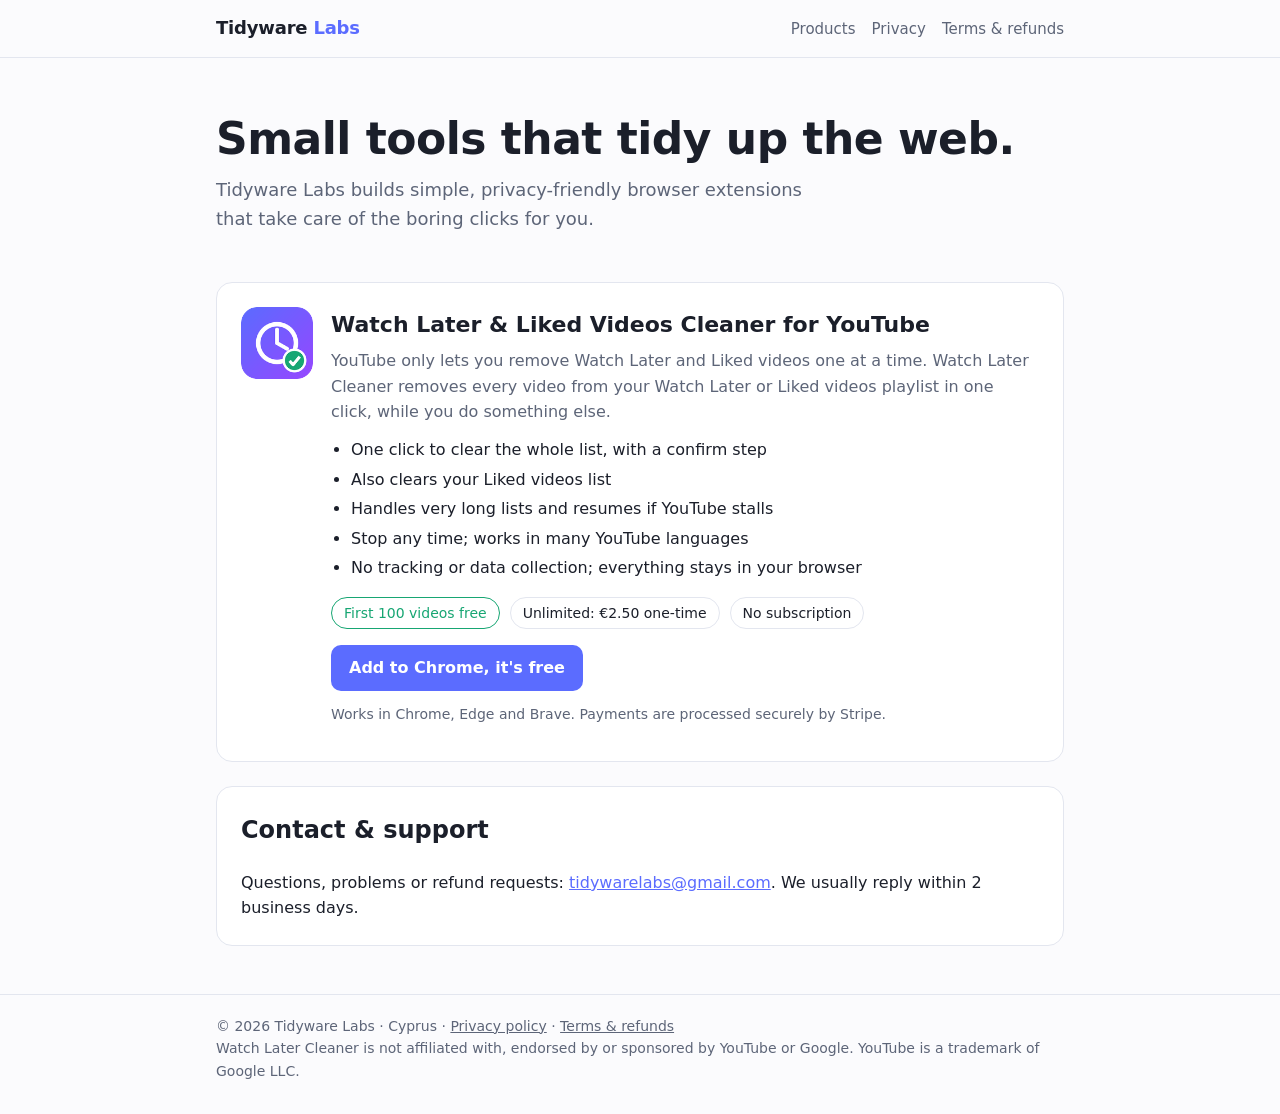
<file: index.html>
<!doctype html>
<html lang="en">
<head>
  <meta charset="utf-8">
  <meta name="viewport" content="width=device-width, initial-scale=1">
  <title>Watch Later &amp; Liked Videos Cleaner for YouTube – Tidyware Labs</title>
  <meta name="description" content="Tidyware Labs makes small, privacy-friendly browser extensions. Our first tool, Watch Later &amp; Liked Videos Cleaner for YouTube, clears your YouTube Watch Later and Liked videos lists in one click.">
  <link rel="icon" href="watch-later-cleaner.png">
  <link rel="stylesheet" href="style.css">
</head>
<body>
  <header class="top">
    <div class="wrap">
      <a class="brand" href="index.html">Tidyware <span>Labs</span></a>
      <nav><a href="index.html">Products</a><a href="privacy.html">Privacy</a><a href="terms.html">Terms &amp; refunds</a></nav>
    </div>
  </header>

  <main class="wrap">
    <section class="hero">
      <h1>Small tools that tidy up the web.</h1>
      <p>Tidyware Labs builds simple, privacy-friendly browser extensions that take care of the boring clicks for you.</p>
    </section>

    <section class="card product" id="watch-later-cleaner">
      <img src="watch-later-cleaner.png" alt="Watch Later &amp; Liked Videos Cleaner for YouTube icon">
      <div>
        <h2>Watch Later &amp; Liked Videos Cleaner for YouTube</h2>
        <p>YouTube only lets you remove Watch Later and Liked videos one at a time. Watch Later Cleaner removes every video
           from your Watch Later or Liked videos playlist in one click, while you do something else.</p>
        <ul class="features">
          <li>One click to clear the whole list, with a confirm step</li>
          <li>Also clears your Liked videos list</li>
          <li>Handles very long lists and resumes if YouTube stalls</li>
          <li>Stop any time; works in many YouTube languages</li>
          <li>No tracking or data collection; everything stays in your browser</li>
        </ul>
        <div class="price">
          <span class="pill ok">First 100 videos free</span>
          <span class="pill">Unlimited: €2.50 one-time</span>
          <span class="pill">No subscription</span>
        </div>
        <a class="btn" href="https://chromewebstore.google.com/detail/watch-later-cleaner/fbnjdfdbkienephajelfaaojlbogblaa" target="_blank" rel="noopener">Add to Chrome, it's free</a>
        <p class="muted" style="margin-top:12px">Works in Chrome, Edge and Brave. Payments are processed securely by Stripe.</p>
      </div>
    </section>

    <section class="card">
      <h2 style="margin-top:0">Contact &amp; support</h2>
      <p style="margin:0">Questions, problems or refund requests: <a href="mailto:tidywarelabs@gmail.com">tidywarelabs@gmail.com</a>.
         We usually reply within 2 business days.</p>
    </section>
  </main>

  <footer>
    <div class="wrap">
      © 2026 Tidyware Labs · Cyprus ·
      <a href="privacy.html">Privacy policy</a> · <a href="terms.html">Terms &amp; refunds</a><br>
      Watch Later Cleaner is not affiliated with, endorsed by or sponsored by YouTube or Google. YouTube is a trademark of Google LLC.
    </div>
  </footer>
</body>
</html>
</file>
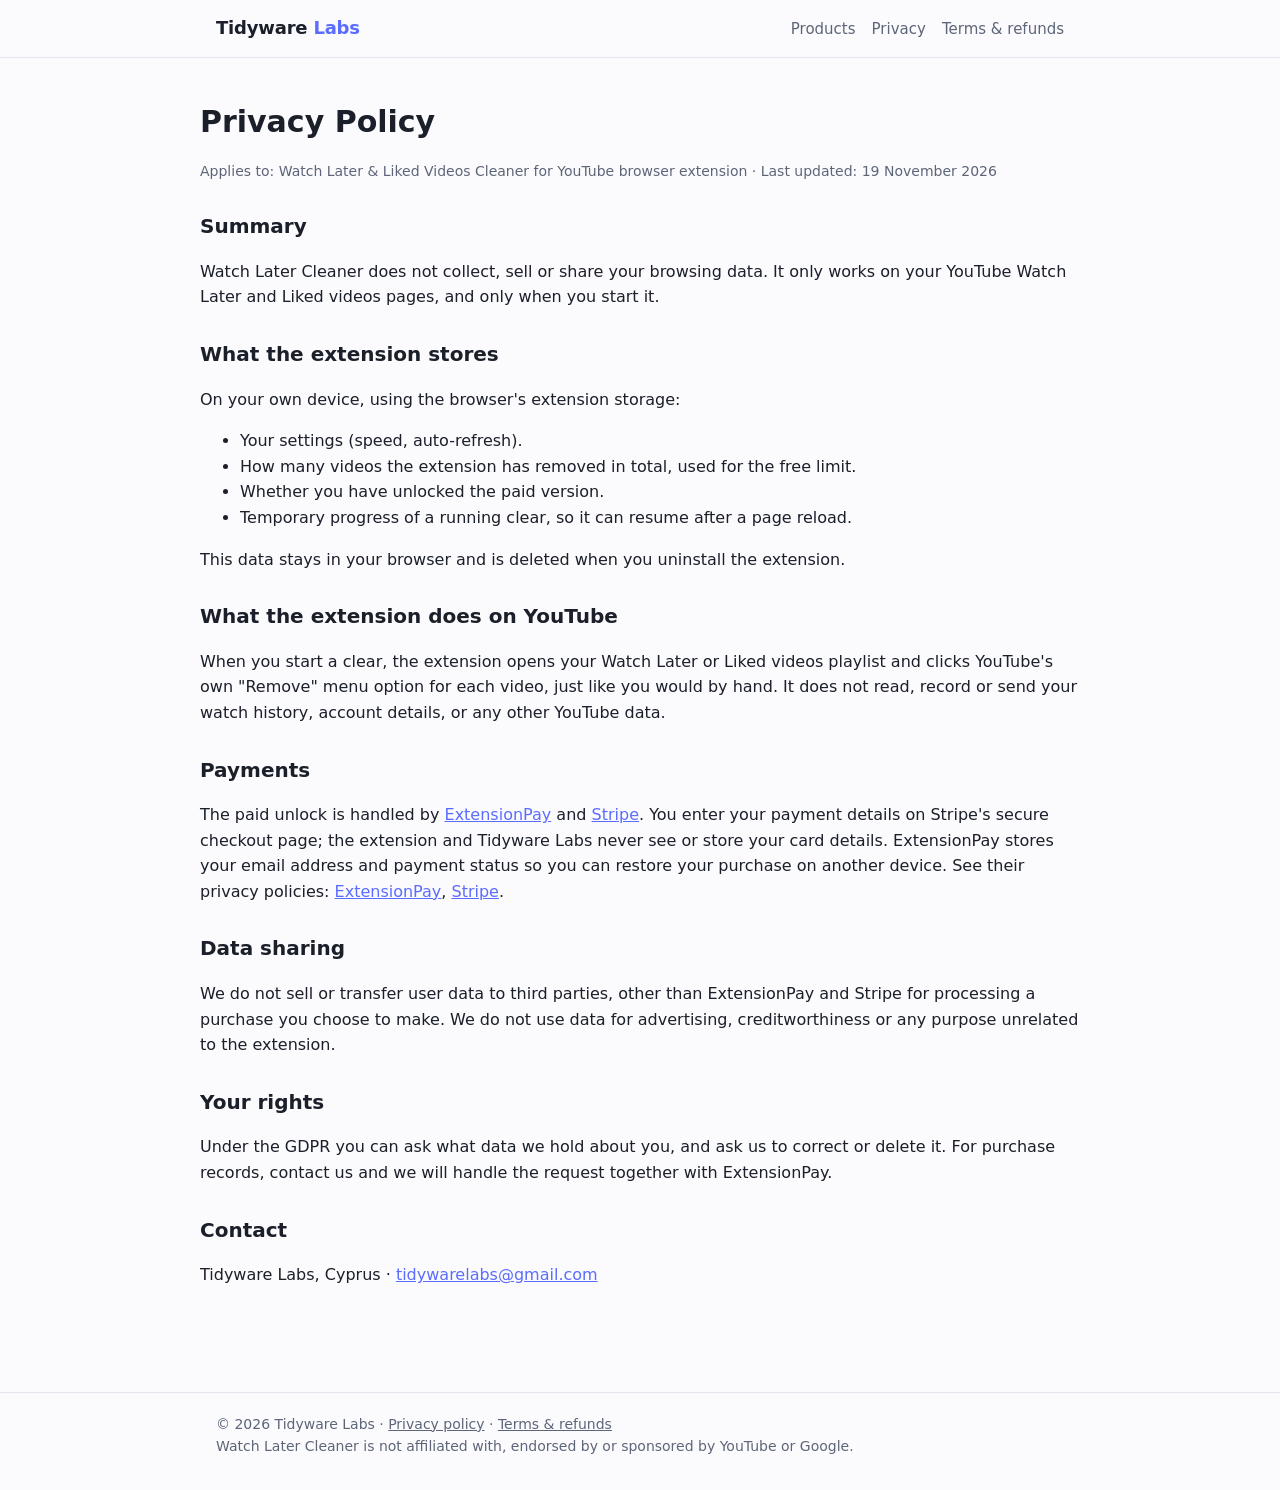
<file: privacy.html>
<!doctype html>
<html lang="en">
<head>
  <meta charset="utf-8">
  <meta name="viewport" content="width=device-width, initial-scale=1">
  <title>Privacy Policy – Tidyware Labs</title>
  <link rel="icon" href="watch-later-cleaner.png">
  <link rel="stylesheet" href="style.css">
</head>
<body>
  <header class="top">
    <div class="wrap">
      <a class="brand" href="index.html">Tidyware <span>Labs</span></a>
      <nav><a href="index.html">Products</a><a href="privacy.html">Privacy</a><a href="terms.html">Terms &amp; refunds</a></nav>
    </div>
  </header>

  <main class="wrap doc">
    <h1>Privacy Policy</h1>
    <p class="muted">Applies to: Watch Later &amp; Liked Videos Cleaner for YouTube browser extension · Last updated: 19 November 2026</p>

    <h2>Summary</h2>
    <p>Watch Later Cleaner does not collect, sell or share your browsing data. It only works on your YouTube Watch Later
       and Liked videos pages, and only when you start it.</p>

    <h2>What the extension stores</h2>
    <p>On your own device, using the browser's extension storage:</p>
    <ul>
      <li>Your settings (speed, auto-refresh).</li>
      <li>How many videos the extension has removed in total, used for the free limit.</li>
      <li>Whether you have unlocked the paid version.</li>
      <li>Temporary progress of a running clear, so it can resume after a page reload.</li>
    </ul>
    <p>This data stays in your browser and is deleted when you uninstall the extension.</p>

    <h2>What the extension does on YouTube</h2>
    <p>When you start a clear, the extension opens your Watch Later or Liked videos playlist and clicks YouTube's own
       "Remove" menu option for each video, just like you would by hand. It does not read, record or
       send your watch history, account details, or any other YouTube data.</p>

    <h2>Payments</h2>
    <p>The paid unlock is handled by <a href="https://extensionpay.com">ExtensionPay</a> and
       <a href="https://stripe.com">Stripe</a>. You enter your payment details on Stripe's secure checkout page; the
       extension and Tidyware Labs never see or store your card details. ExtensionPay stores your email address and
       payment status so you can restore your purchase on another device. See their privacy policies:
       <a href="https://extensionpay.com/privacy">ExtensionPay</a>, <a href="https://stripe.com/privacy">Stripe</a>.</p>

    <h2>Data sharing</h2>
    <p>We do not sell or transfer user data to third parties, other than ExtensionPay and Stripe for processing a
       purchase you choose to make. We do not use data for advertising, creditworthiness or any purpose unrelated to the
       extension.</p>

    <h2>Your rights</h2>
    <p>Under the GDPR you can ask what data we hold about you, and ask us to correct or delete it. For purchase records,
       contact us and we will handle the request together with ExtensionPay.</p>

    <h2>Contact</h2>
    <p>Tidyware Labs, Cyprus · <a href="mailto:tidywarelabs@gmail.com">tidywarelabs@gmail.com</a></p>
  </main>

  <footer>
    <div class="wrap">
      © 2026 Tidyware Labs · <a href="privacy.html">Privacy policy</a> · <a href="terms.html">Terms &amp; refunds</a><br>
      Watch Later Cleaner is not affiliated with, endorsed by or sponsored by YouTube or Google.
    </div>
  </footer>
</body>
</html>
</file>
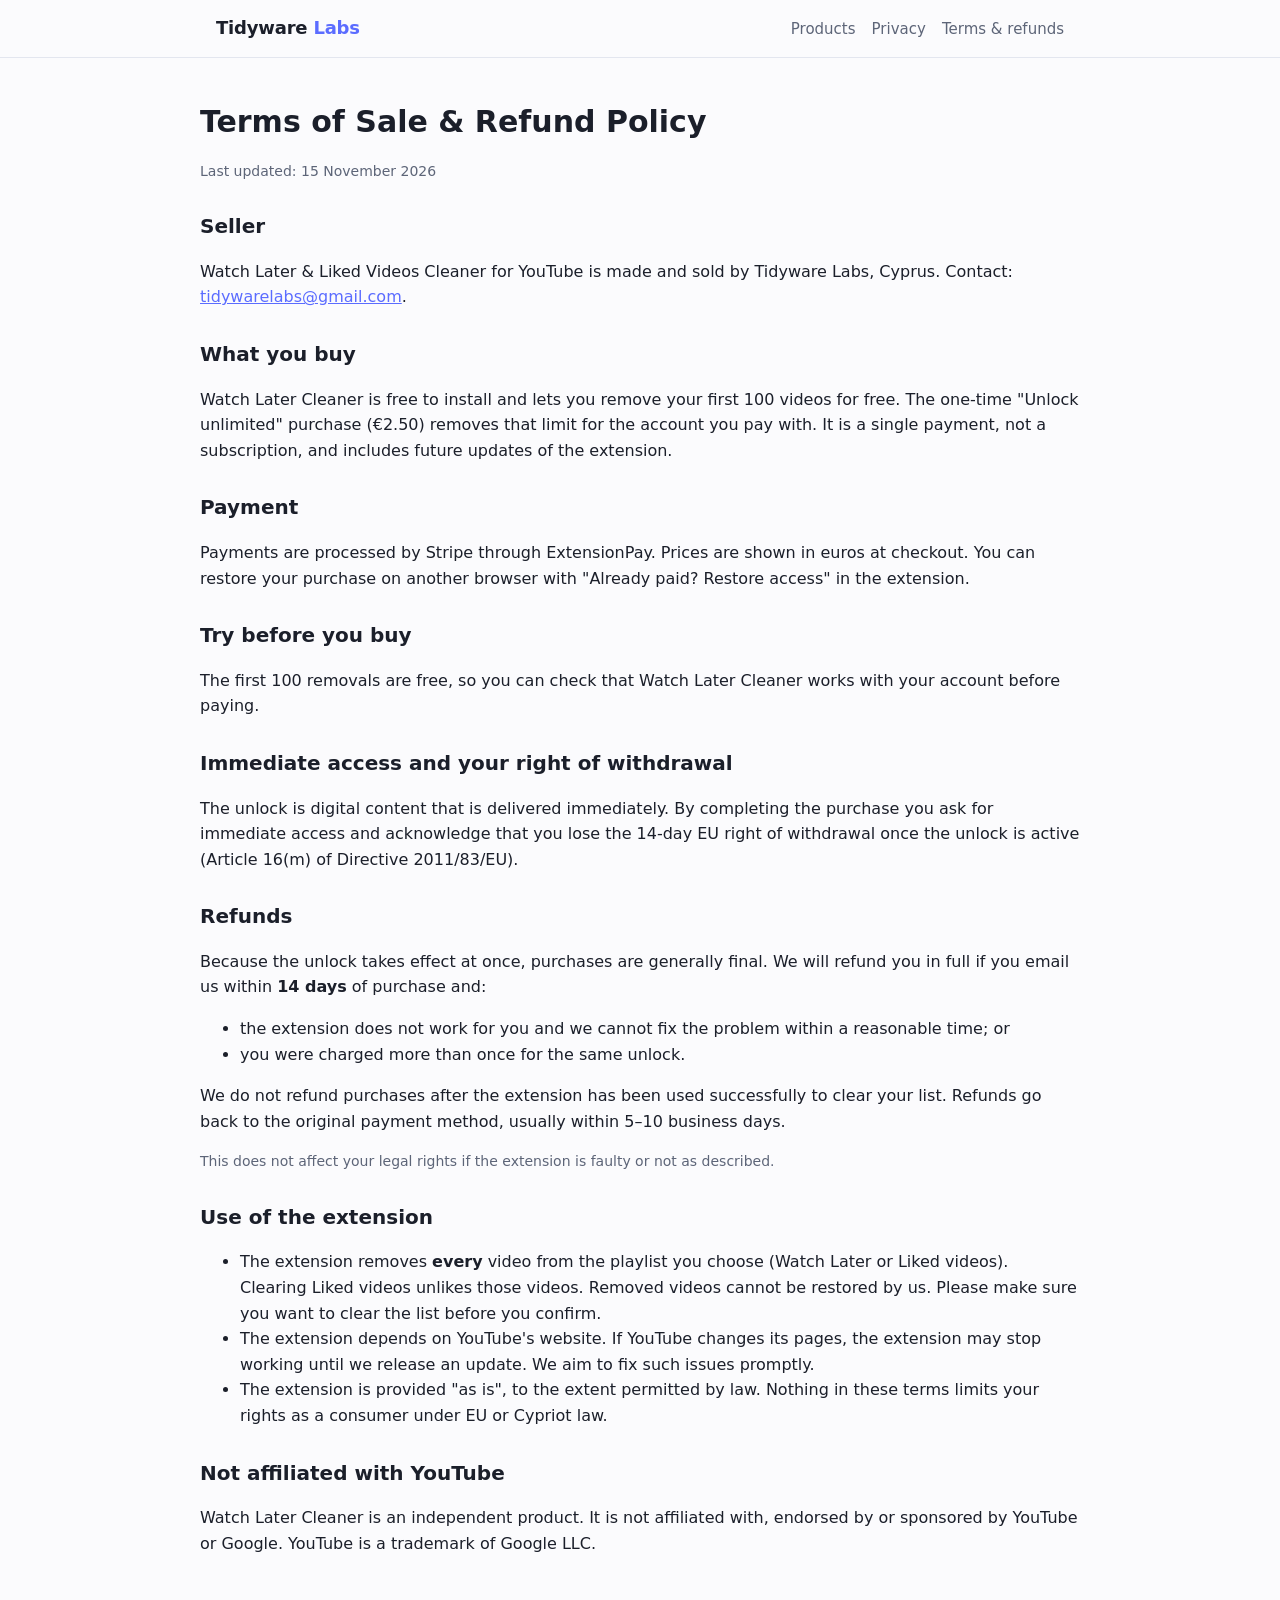
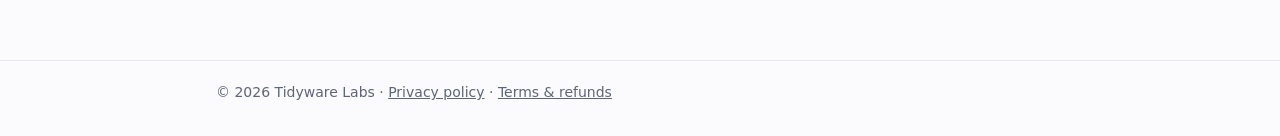
<file: terms.html>
<!doctype html>
<html lang="en">
<head>
  <meta charset="utf-8">
  <meta name="viewport" content="width=device-width, initial-scale=1">
  <title>Terms &amp; Refunds – Tidyware Labs</title>
  <link rel="icon" href="watch-later-cleaner.png">
  <link rel="stylesheet" href="style.css">
</head>
<body>
  <header class="top">
    <div class="wrap">
      <a class="brand" href="index.html">Tidyware <span>Labs</span></a>
      <nav><a href="index.html">Products</a><a href="privacy.html">Privacy</a><a href="terms.html">Terms &amp; refunds</a></nav>
    </div>
  </header>

  <main class="wrap doc">
    <h1>Terms of Sale &amp; Refund Policy</h1>
    <p class="muted">Last updated: 15 November 2026</p>

    <h2>Seller</h2>
    <p>Watch Later &amp; Liked Videos Cleaner for YouTube is made and sold by Tidyware Labs, Cyprus. Contact: <a href="mailto:tidywarelabs@gmail.com">tidywarelabs@gmail.com</a>.</p>

    <h2>What you buy</h2>
    <p>Watch Later Cleaner is free to install and lets you remove your first 100 videos for free. The one-time
       "Unlock unlimited" purchase (€2.50) removes that limit for the account you pay with. It is a single payment,
       not a subscription, and includes future updates of the extension.</p>

    <h2>Payment</h2>
    <p>Payments are processed by Stripe through ExtensionPay. Prices are shown in euros at checkout. You can restore
       your purchase on another browser with "Already paid? Restore access" in the extension.</p>

    <h2>Try before you buy</h2>
    <p>The first 100 removals are free, so you can check that Watch Later Cleaner works with your account before paying.</p>

    <h2>Immediate access and your right of withdrawal</h2>
    <p>The unlock is digital content that is delivered immediately. By completing the purchase you ask for immediate
       access and acknowledge that you lose the 14-day EU right of withdrawal once the unlock is active
       (Article 16(m) of Directive 2011/83/EU).</p>

    <h2>Refunds</h2>
    <p>Because the unlock takes effect at once, purchases are generally final. We will refund you in full if you
       email us within <strong>14 days</strong> of purchase and:</p>
    <ul>
      <li>the extension does not work for you and we cannot fix the problem within a reasonable time; or</li>
      <li>you were charged more than once for the same unlock.</li>
    </ul>
    <p>We do not refund purchases after the extension has been used successfully to clear your list. Refunds go back to
       the original payment method, usually within 5–10 business days.</p>
    <p class="muted">This does not affect your legal rights if the extension is faulty or not as described.</p>

    <h2>Use of the extension</h2>
    <ul>
      <li>The extension removes <strong>every</strong> video from the playlist you choose (Watch Later or Liked videos). Clearing Liked videos unlikes those videos. Removed videos cannot be
          restored by us. Please make sure you want to clear the list before you confirm.</li>
      <li>The extension depends on YouTube's website. If YouTube changes its pages, the extension may stop working until
          we release an update. We aim to fix such issues promptly.</li>
      <li>The extension is provided "as is", to the extent permitted by law. Nothing in these terms limits your rights
          as a consumer under EU or Cypriot law.</li>
    </ul>

    <h2>Not affiliated with YouTube</h2>
    <p>Watch Later Cleaner is an independent product. It is not affiliated with, endorsed by or sponsored by YouTube or
       Google. YouTube is a trademark of Google LLC.</p>
  </main>

  <footer>
    <div class="wrap">
      © 2026 Tidyware Labs · <a href="privacy.html">Privacy policy</a> · <a href="terms.html">Terms &amp; refunds</a>
    </div>
  </footer>
</body>
</html>
</file>
<file: style.css>
:root {
  --bg: #fbfbfd; --fg: #1b1f2a; --muted: #5d6578; --card: #ffffff; --line: #e3e6ef;
  --accent: #5b6cff; --accent-ink: #ffffff; --ok: #17a673;
}
@media (prefers-color-scheme: dark) {
  :root { --bg: #14161d; --fg: #eef0f5; --muted: #9aa3b5; --card: #1d2029; --line: #2e3342; --accent: #7b88ff; }
}
* { box-sizing: border-box; }
html { -webkit-text-size-adjust: 100%; }
body { margin: 0; background: var(--bg); color: var(--fg);
  font: 16px/1.6 system-ui, -apple-system, "Segoe UI", Roboto, sans-serif; }
a { color: var(--accent); }
.wrap { max-width: 880px; margin: 0 auto; padding: 0 16px; }

header.top { border-bottom: 1px solid var(--line); }
header.top .wrap { display: flex; align-items: center; justify-content: space-between; gap: 12px; padding-top: 14px; padding-bottom: 14px; flex-wrap: wrap; }
.brand { font-weight: 800; font-size: 18px; color: var(--fg); text-decoration: none; letter-spacing: -.2px; }
.brand span { color: var(--accent); }
nav a { color: var(--muted); text-decoration: none; margin-left: 16px; font-size: 15px; }
nav a:first-child { margin-left: 0; }
nav a:hover { color: var(--fg); }

.hero { padding: 56px 0 24px; }
.hero h1 { font-size: clamp(30px, 5vw, 44px); line-height: 1.15; margin: 0 0 12px; letter-spacing: -.5px; }
.hero p { color: var(--muted); font-size: 18px; margin: 0; max-width: 620px; }

.card { background: var(--card); border: 1px solid var(--line); border-radius: 16px; padding: 24px; margin: 24px 0; }
.product { display: grid; grid-template-columns: 72px 1fr; gap: 18px; align-items: start; }
.product img { width: 72px; height: 72px; border-radius: 16px; }
.product h2 { margin: 0 0 6px; font-size: 22px; }
.product p { margin: 0 0 12px; color: var(--muted); }
ul.features { margin: 0 0 16px; padding-left: 20px; }
ul.features li { margin: 4px 0; }
.price { display: flex; gap: 10px; flex-wrap: wrap; margin: 0 0 16px; }
.pill { border: 1px solid var(--line); border-radius: 999px; padding: 4px 12px; font-size: 14px; }
.pill.ok { border-color: var(--ok); color: var(--ok); }
.btn { display: inline-block; background: var(--accent); color: var(--accent-ink); text-decoration: none; font-weight: 600;
  padding: 10px 18px; border-radius: 10px; }
.btn.soon { opacity: .6; pointer-events: none; }

.doc { padding: 40px 0; }
.doc h1 { font-size: 30px; margin: 0 0 4px; }
.doc h2 { font-size: 20px; margin-top: 28px; }
.muted { color: var(--muted); font-size: 14px; }

footer { border-top: 1px solid var(--line); margin-top: 48px; }
footer .wrap { padding-top: 20px; padding-bottom: 32px; color: var(--muted); font-size: 14px; }
footer a { color: var(--muted); }

@media (max-width: 520px) {
  .product { grid-template-columns: 1fr; }
  nav a { margin-left: 12px; }
}
</file>
